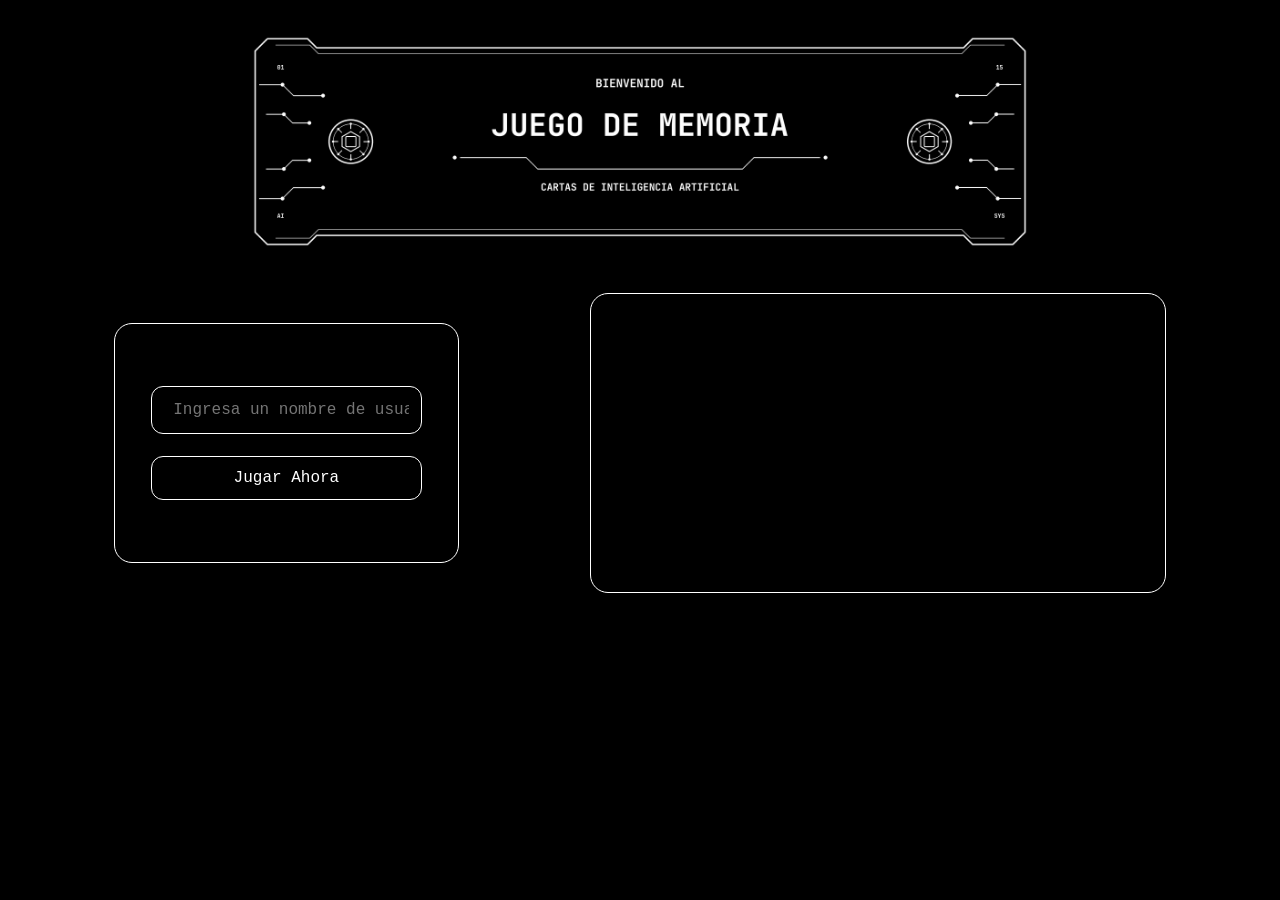
<file: index.html>
<!doctype html>
<html lang="en">
  <head>
    <meta charset="UTF-8" />
    <meta name="viewport" content="width=device-width, initial-scale=1.0" />
    <link rel="stylesheet" href="./styles.css" type="text/css" />
    <link rel="icon" type="image/png" href="./public/img/cartas-individuales/reverso.svg"/>
    <title>Juego de las parejas</title>
  </head>

  <body>
    <header class="header-index">
      <img src="./public/img/imagen-header.png" alt="" />
    </header>
    <section class="contenedor-index">
      <main class="main-index">
        <input
          type="text"
          id="nombre-usuario"
          placeholder=" Ingresa un nombre de usuario"
        />
        <button type="submit" id="boton-jugar">Jugar Ahora</button>
      </main>
      <main class="top-5">
        <div id="contenedor-datos-top"></div>
      </main>
    </section>

    <script type="module" src="./index.js"></script>
  </body>
</html>
</file>
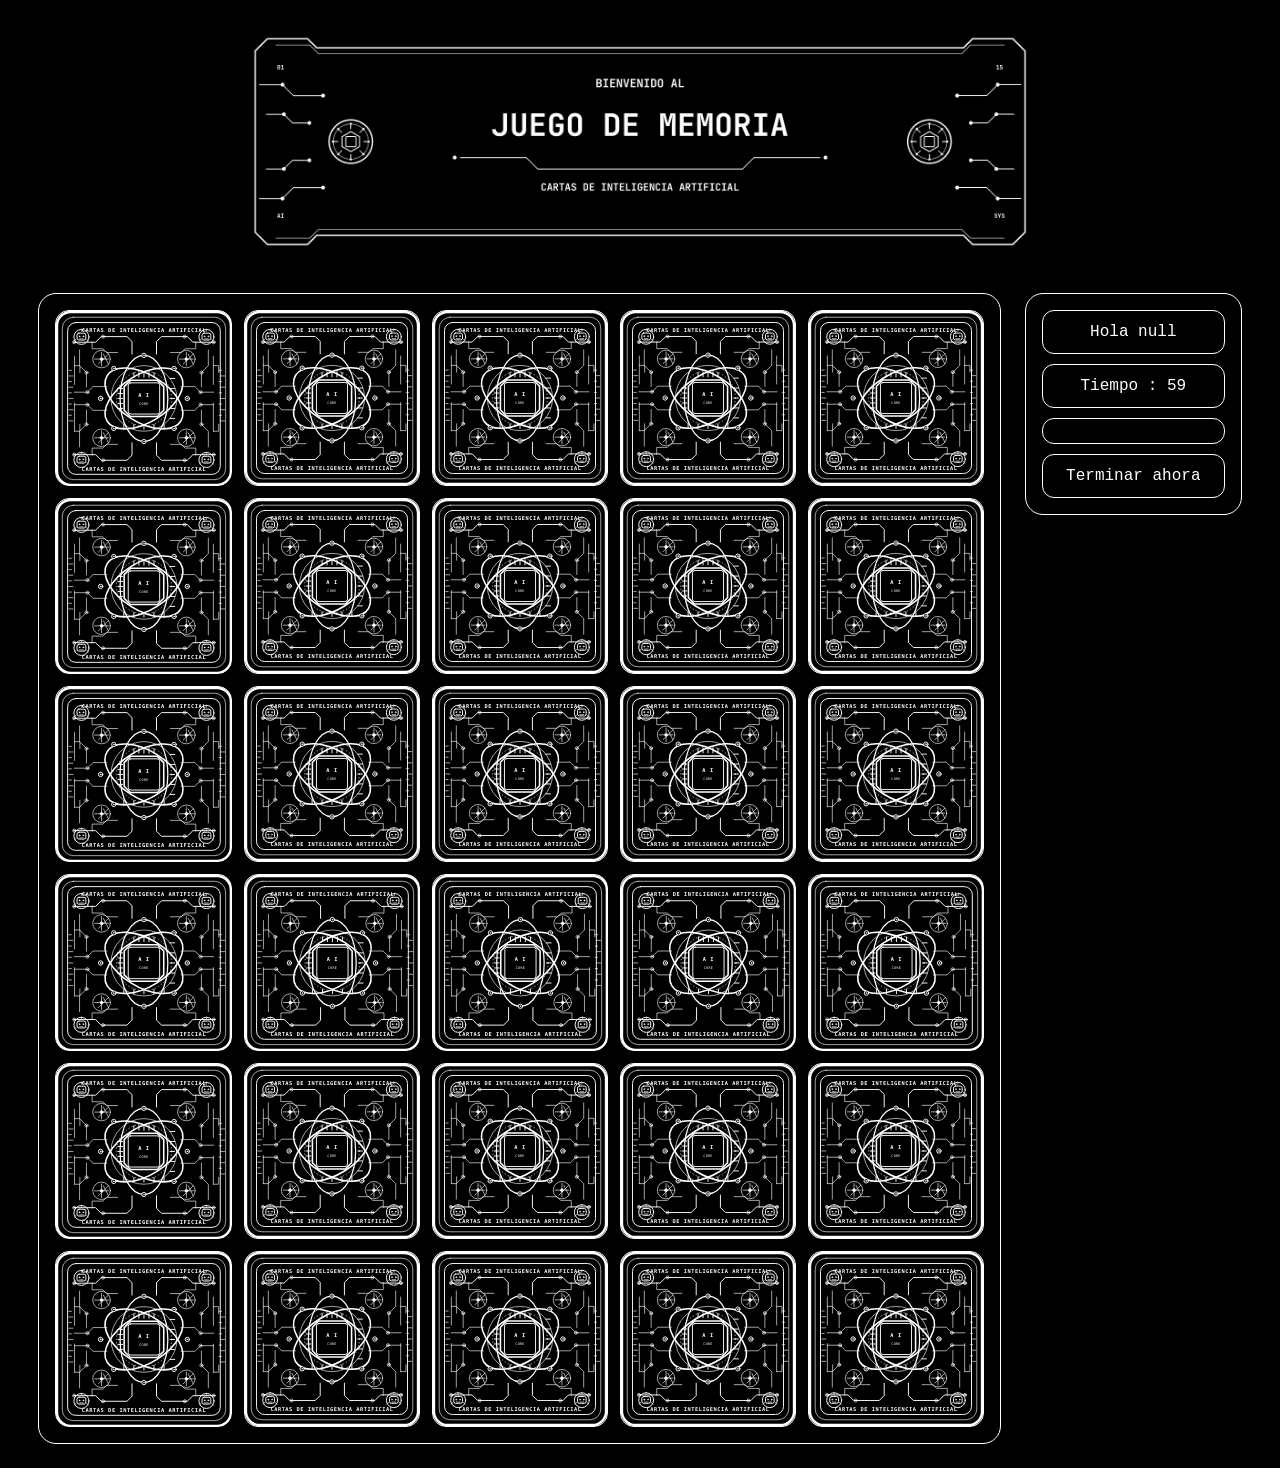
<file: juego.html>
<!doctype html>
<html lang="en">

<head>
  <meta charset="UTF-8" />
  <meta name="viewport" content="width=device-width, initial-scale=1.0" />
  <link rel="stylesheet" href="./styles.css" type="text/css" />
  <title>Juego de parejas</title>
</head>

<body>
  <header class="header-index">
    <img src="./public/img/imagen-header.png" alt="" />
  </header>
  <main class="main-juego">
    <section class="tablero">
      <canvas id="canva-1" class="carta" data-imagen="./public/img/cartas-individuales/cara-01-chatgpt.svg"></canvas>
      <canvas id="canva-2" class="carta" data-imagen="./public/img/cartas-individuales/cara-01-chatgpt.svg"></canvas>
      <canvas id="canva-3" class="carta" data-imagen="./public/img/cartas-individuales/cara-02-gemini.svg"></canvas>
      <canvas id="canva-4" class="carta" data-imagen="./public/img/cartas-individuales/cara-02-gemini.svg"></canvas>
      <canvas id="canva-5" class="carta" data-imagen="./public/img/cartas-individuales/cara-03-grok.svg"></canvas>
      <canvas id="canva-6" class="carta" data-imagen="./public/img/cartas-individuales/cara-03-grok.svg"></canvas>
      <canvas id="canva-7" class="carta" data-imagen="./public/img/cartas-individuales/cara-04-claude.svg"></canvas>
      <canvas id="canva-8" class="carta" data-imagen="./public/img/cartas-individuales/cara-04-claude.svg"></canvas>
      <canvas id="canva-9" class="carta" data-imagen="./public/img/cartas-individuales/cara-05-llama.svg"></canvas>
      <canvas id="canva-10" class="carta" data-imagen="./public/img/cartas-individuales/cara-05-llama.svg"></canvas>
      <canvas id="canva-11" class="carta" data-imagen="./public/img/cartas-individuales/cara-06-mistral.svg"></canvas>
      <canvas id="canva-12" class="carta" data-imagen="./public/img/cartas-individuales/cara-06-mistral.svg"></canvas>
      <canvas id="canva-13" class="carta" data-imagen="./public/img/cartas-individuales/cara-07-midjourney.svg"></canvas>
      <canvas id="canva-14" class="carta" data-imagen="./public/img/cartas-individuales/cara-07-midjourney.svg"></canvas>
      <canvas id="canva-15" class="carta" data-imagen="./public/img/cartas-individuales/cara-08-sora.svg"></canvas>
      <canvas id="canva-16" class="carta" data-imagen="./public/img/cartas-individuales/cara-08-sora.svg"></canvas>
      <canvas id="canva-17" class="carta" data-imagen="./public/img/cartas-individuales/cara-09-deepseek.svg"></canvas>
      <canvas id="canva-18" class="carta" data-imagen="./public/img/cartas-individuales/cara-09-deepseek.svg"></canvas>
      <canvas id="canva-19" class="carta" data-imagen="./public/img/cartas-individuales/cara-10-gemma.svg"></canvas>
      <canvas id="canva-20" class="carta" data-imagen="./public/img/cartas-individuales/cara-10-gemma.svg"></canvas>
      <canvas id="canva-21" class="carta" data-imagen="./public/img/cartas-individuales/cara-11-flux.svg"></canvas>
      <canvas id="canva-22" class="carta" data-imagen="./public/img/cartas-individuales/cara-11-flux.svg"></canvas>
      <canvas id="canva-23" class="carta" data-imagen="./public/img/cartas-individuales/cara-12-phi.svg"></canvas>
      <canvas id="canva-24" class="carta" data-imagen="./public/img/cartas-individuales/cara-12-phi.svg"></canvas>
      <canvas id="canva-25" class="carta" data-imagen="./public/img/cartas-individuales/cara-13-qwen.svg"></canvas>
      <canvas id="canva-26" class="carta" data-imagen="./public/img/cartas-individuales/cara-13-qwen.svg"></canvas>
      <canvas id="canva-27" class="carta" data-imagen="./public/img/cartas-individuales/cara-14-stable-diffusion.svg"></canvas>
      <canvas id="canva-28" class="carta" data-imagen="./public/img/cartas-individuales/cara-14-stable-diffusion.svg"></canvas>
      <canvas id="canva-29" class="carta" data-imagen="./public/img/cartas-individuales/cara-15-command.svg"></canvas>
      <canvas id="canva-30" class="carta" data-imagen="./public/img/cartas-individuales/cara-15-command.svg"></canvas>
    </section>
    <section class="sidebar">
      <div id="saludo"></div>
      <div id="tiempo"></div>
      <div id="puntuacion"></div>
      <button class="terminar-ahora">Terminar ahora</button>
    </section>
  </main>
  <script type="module" src="./juego.js"></script>
  <script type="module" src="./barajar-cartas.js"></script>
</body>

</html>
</file>
<file: styles.css>
body {
  box-sizing: border-box;
  min-width: 320px;
  min-height: 100vh;
  margin: 0;
  color: #fff;
  background: #000;
  font-family: "Courier New", Courier, monospace;
}

div {
  box-sizing: border-box;
}

main {
  box-sizing: border-box;
}

section {
  box-sizing: border-box;
}

header {
  box-sizing: border-box;
}

img {
  display: block;
  box-sizing: border-box;
  width: 80%;
  max-width: 820px;
  height: auto;
  margin: 0 auto;
}

.header-index {
  display: flex;
  justify-content: center;
  padding: 14px 20px 0;
}

.contenedor-index {
  display: flex;
  flex-direction: row;
  justify-content: space-around;
  align-items: center;
  gap: 32px;
  width: 90%;
  margin: 24px auto 48px;
}

.main-index {
  display: flex;
  flex-direction: column;
  align-items: center;
  justify-content: center;
  gap: 22px;
  box-sizing: border-box;
  width: 30%;
  min-height: 240px;
  padding: 36px;
  text-align: center;
  border: 1px solid #fff;
  border-radius: 18px;
}

.top-5 {
  display: flex;
  flex-direction: column;
  justify-content: center;
  align-items: center;
  box-sizing: border-box;
  width: 50%;
  min-height: 300px;
  padding: 36px;
  text-align: center;
  border: 1px solid #fff;
  border-radius: 18px;
}

#contenedor-datos-top {
  display: flex;
  flex-direction: column;
  justify-content: center;
  align-items: center;
  gap: 14px;
  width: 100%;
  text-align: center;
}

p {
  box-sizing: border-box;
  width: 100%;
  margin: 0;
  text-align: center;
}

input {
  box-sizing: border-box;
  width: 100%;
  min-height: 48px;
  padding: 12px;
  color: #fff;
  background: #000;
  border: 1px solid #fff;
  border-radius: 12px;
  font: inherit;
}

button {
  box-sizing: border-box;
  width: 100%;
  min-height: 44px;
  padding: 10px 18px;
  color: #fff;
  background: #000;
  border: 1px solid #fff;
  border-radius: 12px;
  font: inherit;
  cursor: pointer;
  transition: transform 0.6s;
}

button:hover {
  transform: scale(1.04);
}

.main-juego {
  display: flex;
  flex-direction: row;
  justify-content: space-between;
  align-items: flex-start;
  gap: 20px;
  width: 94%;
  margin: 24px auto;
}

.tablero {
  display: grid;
  grid-template-columns: repeat(5, 1fr);
  gap: 12px;
  box-sizing: border-box;
  width: 80%;
  padding: 16px;
  border: 1px solid #fff;
  border-radius: 18px;
}

.carta {
  box-sizing: border-box;
  width: 100%;
  aspect-ratio: 1;
  border: 1px solid #fff;
  border-radius: 14px;
  overflow: hidden;
  cursor: pointer;
  transition: transform 0.6s;
  background-image: url("./public/img/cartas-individuales/reverso.svg");
  background-size: cover;
}

.carta-click {
  transform: rotateY(180deg) scaleX(-1);
}

.sidebar {
  position: sticky;
  top: 12px;
  display: flex;
  flex-direction: column;
  align-items: center;
  gap: 10px;
  box-sizing: border-box;
  width: 18%;
  padding: 16px;
  text-align: center;
  border: 1px solid #fff;
  border-radius: 18px;
}

#saludo {
  box-sizing: border-box;
  width: 100%;
  padding: 12px;
  border: 1px solid #fff;
  border-radius: 12px;
}

#tiempo {
  box-sizing: border-box;
  width: 100%;
  padding: 12px;
  border: 1px solid #fff;
  border-radius: 12px;
}

.tiempo-acabandose {
  box-sizing: border-box;
  width: 100%;
  padding: 12px;
  border: 1px solid #fff;
  border-radius: 12px;
  color: rgb(255, 65, 65);
  font-weight: bold;
}

#puntuacion {
  box-sizing: border-box;
  width: 100%;
  padding: 12px;
  border: 1px solid #fff;
  border-radius: 12px;
}

.terminar-ahora {
  width: 100%;
}

.pop-up-ganar {
  display: flex;
  flex-direction: row;
  color: rgb(0, 190, 0);
  justify-content: center;
  align-items: center;
}

.pop-up-perder {
  display: flex;
  flex-direction: row;
  color: red;
  justify-content: center;
  align-items: center;
}

@media (max-width: 900px) {
  .contenedor-index {
    width: 90%;
    gap: 20px;
  }

  .main-juego {
    width: 96%;
    gap: 12px;
  }

  .tablero {
    grid-template-columns: repeat(4, 1fr);
    width: 74%;
    gap: 8px;
  }

  .sidebar {
    width: 24%;
  }
}

@media (max-width: 620px) {
  body {
    min-width: 0;
  }

  .header-index {
    padding: 10px 10px 0;
  }

  .contenedor-index {
    flex-direction: column;
    align-items: stretch;
    width: 92%;
    gap: 16px;
    margin: 18px auto 32px;
  }

  .main-index {
    width: 100%;
    min-height: 220px;
    padding: 20px;
  }

  .top-5 {
    width: 100%;
    min-height: 240px;
    padding: 20px;
  }

  .main-juego {
    flex-direction: column;
    align-items: center;
    width: 96%;
    margin: 0 auto 20px;
  }

  .sidebar {
    position: sticky;
    top: 0;
    order: -1;
    flex-direction: row;
    flex-wrap: wrap;
    width: 100%;
    gap: 6px;
    padding: 8px;
    background: #000;
  }

  #saludo {
    width: calc(50% - 3px);
    padding: 6px;
  }

  #tiempo {
    width: calc(50% - 3px);
    padding: 6px;
  }

  #puntuacion {
    width: calc(50% - 3px);
    padding: 6px;
  }

  .terminar-ahora {
    width: calc(50% - 3px);
    min-height: 34px;
    padding: 5px;
  }

  .tablero {
    grid-template-columns: repeat(3, 1fr);
    width: 100%;
    gap: 6px;
    padding: 6px;
  }
}
</file>
